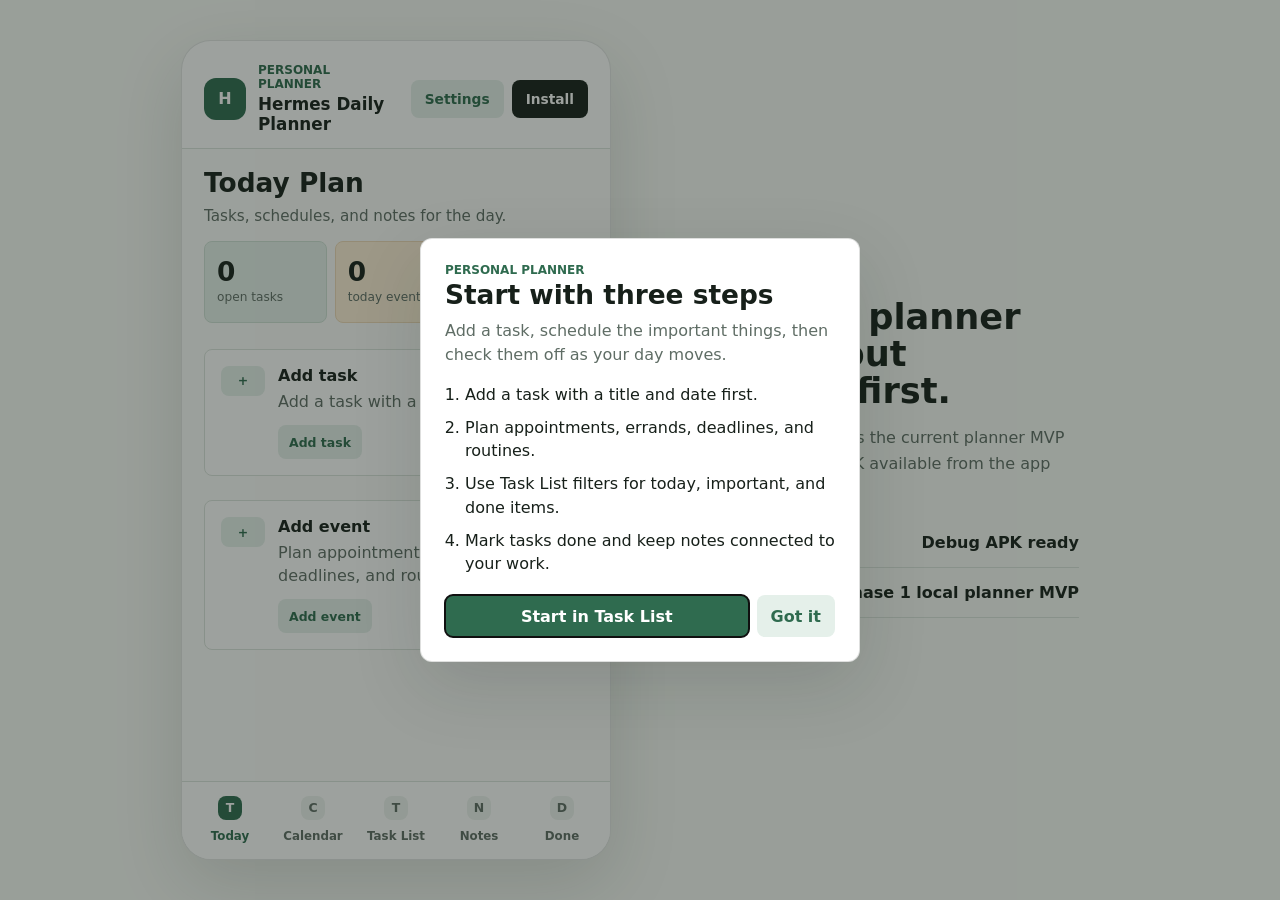
<file: web-preview/index.html>
<!doctype html>
<html lang="en">
  <head>
    <meta charset="utf-8">
    <meta name="viewport" content="width=device-width, initial-scale=1">
    <title>Hermes Daily Planner Preview</title>
    <link rel="icon" href="data:image/svg+xml,%3Csvg xmlns='http://www.w3.org/2000/svg' viewBox='0 0 64 64'%3E%3Crect width='64' height='64' rx='14' fill='%232f6b4f'/%3E%3Ctext x='32' y='42' text-anchor='middle' font-family='Arial' font-size='30' font-weight='700' fill='white'%3EH%3C/text%3E%3C/svg%3E">
    <link rel="stylesheet" href="styles.css">
  </head>
  <body>
    <main class="preview-layout">
      <section class="phone-shell" aria-label="Hermes Daily Planner app preview" data-i18n-aria="appName">
        <header class="app-header">
          <div class="brand-lockup">
            <div class="brand-mark" aria-hidden="true">H</div>
            <div>
              <p class="eyebrow" data-i18n="localMvp">Personal planner</p>
              <h1 data-i18n="appName">Hermes Daily Planner</h1>
            </div>
          </div>
          <div class="header-actions">
            <button class="settings-link" type="button" data-route="settings" data-settings-open>
              <span data-i18n="settings">Settings</span>
            </button>
            <a
              class="apk-link"
              href="../app/build/outputs/apk/debug/app-debug.apk"
              download
              data-download-apk
              data-i18n="installApp"
            >Install</a>
          </div>
        </header>

        <div class="screen-stack">
          <section class="screen active" id="today" data-panel="today" aria-labelledby="today-title">
            <h2 id="today-title" data-i18n="todayTitle">Today Plan</h2>
            <p class="screen-copy" data-i18n="todayBody">Tasks, schedules, and notes for the day.</p>
            <div class="metric-grid" aria-label="Today summary" data-i18n-aria="todaySummary">
              <article class="metric">
                <span class="metric-value" data-captured-count>0</span>
                <span class="metric-label" data-i18n="capturedSources">open tasks</span>
              </article>
              <article class="metric amber">
                <span class="metric-value" data-review-count>0</span>
                <span class="metric-label" data-i18n="dueReviewCards">today events</span>
              </article>
              <article class="metric blue">
                <span class="metric-value" data-schedule-count>0</span>
                <span class="metric-label" data-i18n="scheduleItems">done tasks</span>
              </article>
            </div>
            <div class="action-list" data-today-list></div>
          </section>

          <section class="screen" id="calendar" data-panel="calendar" aria-labelledby="calendar-title" hidden>
            <h2 id="calendar-title" data-i18n="calendarTitle">Calendar</h2>
            <p class="screen-copy" data-i18n="calendarBody">Plan appointments, errands, deadlines, and routines.</p>
            <div class="calendar-toolbar">
              <button type="button" data-calendar-prev data-i18n-aria="previousMonth" aria-label="Previous month">&lt;</button>
              <strong data-calendar-month></strong>
              <button type="button" data-calendar-next data-i18n-aria="nextMonth" aria-label="Next month">&gt;</button>
            </div>
            <div class="calendar-weekdays" data-calendar-weekdays></div>
            <div class="calendar-grid" data-calendar-grid></div>
            <button class="primary-action" type="button" data-add-schedule-open data-i18n="addSchedule">Add schedule</button>
            <form class="source-form" data-schedule-form hidden>
              <h3 data-i18n="addSchedule">Add schedule</h3>
              <label>
                <span data-i18n="sourceTitle">Title</span>
                <input type="text" data-schedule-title required>
              </label>
              <label>
                <span data-i18n="scheduleDate">Date</span>
                <input type="date" data-schedule-date required>
              </label>
              <label>
                <span data-i18n="scheduleTime">Time</span>
                <input type="time" data-schedule-time>
              </label>
              <label>
                <span data-i18n="scheduleReminder">Reminder</span>
                <select data-schedule-reminder>
                  <option value="none" data-i18n="reminderNone">No reminder</option>
                  <option value="0" data-i18n="reminderAtTime">At event time</option>
                  <option value="10" data-i18n="reminder10">10 minutes before</option>
                  <option value="30" data-i18n="reminder30">30 minutes before</option>
                  <option value="60" data-i18n="reminder60">1 hour before</option>
                  <option value="1440" data-i18n="reminderDay">1 day before</option>
                </select>
              </label>
              <p class="form-hint" data-i18n="browserReminderHint">Browser reminders work while this preview tab is open. Android reminders continue after the app is closed.</p>
              <label>
                <span data-i18n="scheduleKind">Schedule type</span>
                <select data-schedule-kind>
                  <option value="personal" data-i18n="personalSchedule">Personal</option>
                  <option value="study" data-i18n="studySession">Work</option>
                  <option value="exam" data-i18n="examSchedule">Appointment</option>
                  <option value="assignment" data-i18n="assignmentSchedule">Errand</option>
                  <option value="deadline" data-i18n="deadlines">deadlines</option>
                  <option value="routine" data-i18n="routineSchedule">Routine</option>
                  <option value="meeting" data-i18n="meetingSchedule">Meeting</option>
                  <option value="other" data-i18n="otherSchedule">Other</option>
                </select>
              </label>
              <label>
                <span data-i18n="sourceNote">Note</span>
                <textarea rows="3" data-schedule-note></textarea>
              </label>
              <div class="source-actions">
                <button type="submit" data-i18n="saveSchedule">Save schedule</button>
                <button type="button" data-schedule-cancel data-i18n="cancelSource">Cancel</button>
              </div>
            </form>
            <p class="source-feedback" data-schedule-feedback aria-live="polite"></p>
            <h3 class="section-title" data-i18n="selectedDateSchedule">Selected date</h3>
            <div class="action-list" data-schedule-list></div>
          </section>

          <section class="screen" id="vault" data-panel="vault" aria-labelledby="vault-title" hidden>
            <h2 id="vault-title" data-i18n="vaultTitle">Task List</h2>
            <p class="screen-copy" data-i18n="vaultBody">Add tasks, filter priorities, and keep attachments together.</p>
            <button class="primary-action" type="button" data-add-source-open data-i18n="addSharedSource">Add task</button>
            <form class="source-form" data-source-form hidden>
              <h3 data-i18n="addSourceTitle">Add task details</h3>
              <p class="form-hint" data-i18n="taskFormHint">Only the title is required. Add more details when useful.</p>
              <label>
                <span data-i18n="sourceTitle">Title</span>
                <input type="text" data-source-title data-i18n-placeholder="sourceTitlePlaceholder" placeholder="What needs to be done?" required>
              </label>
              <label>
                <span data-i18n="scheduleDate">Date</span>
                <input type="date" data-source-due-date>
              </label>
              <label>
                <span data-i18n="sourceNote">Details</span>
                <textarea rows="3" data-source-note data-i18n-placeholder="sourceNotePlaceholder" placeholder="Add context, errands, or next steps."></textarea>
              </label>
              <details class="optional-panel">
                <summary data-i18n="optionalDetails">More options</summary>
                <label>
                  <span data-i18n="sourceTags">Category</span>
                  <select data-source-tags>
                    <option value="personal" data-i18n="personalSchedule">Personal</option>
                    <option value="work" data-i18n="studySession">Work</option>
                    <option value="errand" data-i18n="assignmentSchedule">Errand</option>
                    <option value="meeting" data-i18n="meetingSchedule">Meeting</option>
                    <option value="routine" data-i18n="routineSchedule">Routine</option>
                    <option value="other" data-i18n="otherSchedule">Other</option>
                  </select>
                </label>
                <label>
                  <span data-i18n="taskPriority">Priority</span>
                  <select data-source-priority>
                    <option value="normal" data-i18n="priorityNormal">Normal</option>
                    <option value="high" data-i18n="priorityHigh">High</option>
                    <option value="low" data-i18n="priorityLow">Low</option>
                  </select>
                </label>
                <label>
                  <span data-i18n="taskRepeat">Repeat</span>
                  <select data-source-repeat>
                    <option value="none" data-i18n="repeatNone">None</option>
                    <option value="daily" data-i18n="repeatDaily">Daily</option>
                    <option value="weekly" data-i18n="repeatWeekly">Weekly</option>
                    <option value="monthly" data-i18n="repeatMonthly">Monthly</option>
                  </select>
                </label>
                <label>
                  <span data-i18n="sourceType">Attachment</span>
                  <select data-source-type>
                    <option value="TASK" data-i18n="sourceKindText">No attachment</option>
                    <option value="LINK" data-i18n="sourceKindLink">Link</option>
                    <option value="PDF" data-i18n="sourceKindPdf">File</option>
                    <option value="IMG" data-i18n="sourceKindImage">Image</option>
                  </select>
                </label>
                <label data-source-field="LINK" hidden>
                  <span data-i18n="sourceUrl">URL</span>
                  <input type="url" data-source-url>
                </label>
                <label data-source-field="PDF" hidden>
                  <span data-i18n="sourceFileName">Upload file</span>
                  <input type="file" data-source-file>
                </label>
                <div class="image-preview" data-source-file-preview hidden></div>
                <label data-source-field="PDF" hidden>
                  <span data-i18n="sourcePage">File note</span>
                  <input type="text" data-source-page>
                </label>
                <label data-source-field="IMG" hidden>
                  <span data-i18n="sourceImageFile">Image file</span>
                  <input type="file" accept="image/*" data-source-image-file>
                </label>
                <div class="image-preview" data-source-image-preview hidden></div>
                <label data-source-field="IMG" hidden>
                  <span data-i18n="sourceImageDescription">Image note</span>
                  <textarea rows="3" data-source-image></textarea>
                </label>
              </details>
              <div class="source-actions">
                <button type="submit" data-i18n="saveSource">Save task</button>
                <button type="button" data-source-cancel data-i18n="cancelSource">Cancel</button>
              </div>
            </form>
            <p class="source-feedback" data-source-feedback aria-live="polite"></p>
            <div class="filter-row" role="group" aria-label="Task filters" data-i18n-aria="taskFilters">
              <button class="active" type="button" data-vault-filter="all" data-i18n="filterAll">All</button>
              <button type="button" data-vault-filter="open" data-i18n="filterOpen">Open</button>
              <button type="button" data-vault-filter="today" data-i18n="filterToday">Today</button>
              <button type="button" data-vault-filter="important" data-i18n="filterImportant">Important</button>
              <button type="button" data-vault-filter="done" data-i18n="filterDone">Done</button>
            </div>
            <label class="search-box">
              <span data-i18n="search">Search</span>
              <input type="search" value="" aria-label="Search lists" data-i18n-aria="searchVault" data-vault-search>
            </label>
            <div class="action-list" data-vault-results></div>
          </section>

          <section class="screen" id="write" data-panel="write" aria-labelledby="write-title" hidden>
            <h2 id="write-title" data-i18n="writeTitle">Notes</h2>
            <p class="screen-copy" data-i18n="writeBody">Keep quick notes connected to tasks and schedules.</p>
            <form class="note-form" data-note-form>
              <label>
                <span data-i18n="noteTitle">Note title</span>
                <input type="text" data-note-title required>
              </label>
              <label>
                <span data-i18n="evidenceSource">Related task</span>
                <select data-note-source></select>
              </label>
              <label>
                <span data-i18n="noteBody">Note body</span>
                <textarea rows="6" data-note-body required></textarea>
              </label>
              <div class="source-actions">
                <button type="submit" data-i18n="saveNote">Save note</button>
                <button type="button" data-export-markdown data-i18n="exportMarkdown">Export Markdown</button>
              </div>
            </form>
            <p class="source-feedback" data-note-feedback aria-live="polite"></p>
            <h3 class="section-title" data-i18n="savedNotes">Saved notes</h3>
            <div class="action-list" data-note-list></div>
          </section>

          <section class="screen" id="review" data-panel="review" aria-labelledby="review-title" hidden>
            <h2 id="review-title" data-i18n="reviewTitle">Done</h2>
            <p class="screen-copy" data-i18n="reviewBody">Completed tasks appear here so you can reopen or reference them.</p>
            <div class="action-list" data-completed-list></div>
            <p class="source-feedback" data-review-feedback aria-live="polite"></p>
          </section>

          <section class="screen" id="settings" data-panel="settings" aria-labelledby="settings-title" hidden>
            <h2 id="settings-title" data-i18n="settings">Settings</h2>
            <p class="screen-copy" data-i18n="settingsBody">Choose the app language used across the planner.</p>
            <label class="language-select">
              <span data-i18n="language">Language</span>
              <select data-language-select aria-label="Language" data-i18n-aria="language">
                <option value="system" data-i18n="systemDefault">System Default</option>
                <option value="en">English</option>
                <option value="ko">한국어</option>
                <option value="ja">日本語</option>
                <option value="zh-CN">简体中文</option>
                <option value="zh-TW">繁體中文</option>
                <option value="fr">Français</option>
                <option value="es">Español</option>
                <option value="de">Deutsch</option>
                <option value="it">Italiano</option>
                <option value="pt">Português</option>
                <option value="ru">Русский</option>
                <option value="ar">العربية</option>
                <option value="hi">हिन्दी</option>
                <option value="id">Bahasa Indonesia</option>
                <option value="vi">Tiếng Việt</option>
                <option value="th">ไทย</option>
                <option value="tr">Türkçe</option>
              </select>
            </label>
            <button class="secondary-action" type="button" data-show-guide data-i18n="showGuide">Show guide</button>
            <button class="secondary-action" type="button" data-reset-data data-i18n="resetPreviewData">Reset preview data</button>
            <p class="source-feedback" data-settings-feedback aria-live="polite"></p>
          </section>
        </div>

        <nav class="bottom-nav" aria-label="Main destinations" data-i18n-aria="mainDestinations">
          <button class="nav-item active" type="button" data-route="today" aria-current="page">
            <span aria-hidden="true" data-i18n-initial="today">T</span>
            <span data-i18n="today">Today</span>
          </button>
          <button class="nav-item" type="button" data-route="calendar">
            <span aria-hidden="true" data-i18n-initial="calendar">C</span>
            <span data-i18n="calendar">Calendar</span>
          </button>
          <button class="nav-item" type="button" data-route="vault">
            <span aria-hidden="true" data-i18n-initial="vault">V</span>
            <span data-i18n="vault">Task List</span>
          </button>
          <button class="nav-item" type="button" data-route="write">
            <span aria-hidden="true" data-i18n-initial="write">W</span>
            <span data-i18n="write">Notes</span>
          </button>
          <button class="nav-item" type="button" data-route="review">
            <span aria-hidden="true" data-i18n-initial="review">R</span>
            <span data-i18n="review">Done</span>
          </button>
        </nav>
      </section>

      <aside class="preview-notes" aria-label="Preview notes" data-i18n-aria="browserReview">
        <p class="eyebrow" data-i18n="browserReview">Browser review</p>
        <h2 data-i18n="previewTitle">Check the MVP flow without installing first.</h2>
        <p data-i18n="previewBody">
          This local preview mirrors the current Android MVP destinations and keeps the debug APK
          available from the app header.
        </p>
        <div class="note-row">
          <span data-i18n="build">Build</span>
          <strong data-i18n="debugReady">Debug APK ready</strong>
        </div>
        <div class="note-row">
          <span data-i18n="scope">Scope</span>
          <strong data-i18n="phaseOne">Phase 1 local MVP</strong>
        </div>
      </aside>
    </main>
    <section class="onboarding-overlay" data-onboarding hidden>
      <div class="onboarding-dialog" role="dialog" aria-modal="true" aria-labelledby="onboarding-title">
        <p class="eyebrow" data-i18n="localMvp">Personal planner</p>
        <h2 id="onboarding-title" data-i18n="onboardingTitle">Start with three steps</h2>
        <p data-i18n="onboardingBody">Add a task, schedule the important things, then check them off as your day moves.</p>
        <ol class="onboarding-steps">
          <li data-i18n="onboardingCapture">Add a task with a title and date first.</li>
          <li data-i18n="calendarBody">Plan appointments, errands, deadlines, and routines.</li>
          <li data-i18n="onboardingVault">Use Task List filters for today, important, and done items.</li>
          <li data-i18n="onboardingWriteReview">Mark tasks done and keep notes connected to your work.</li>
        </ol>
        <div class="onboarding-actions">
          <button type="button" data-onboarding-start data-i18n="onboardingStart">Start in Task List</button>
          <button type="button" data-onboarding-dismiss data-i18n="onboardingDismiss">Got it</button>
        </div>
      </div>
    </section>
    <script type="module" src="script.js"></script>
  </body>
</html>
</file>
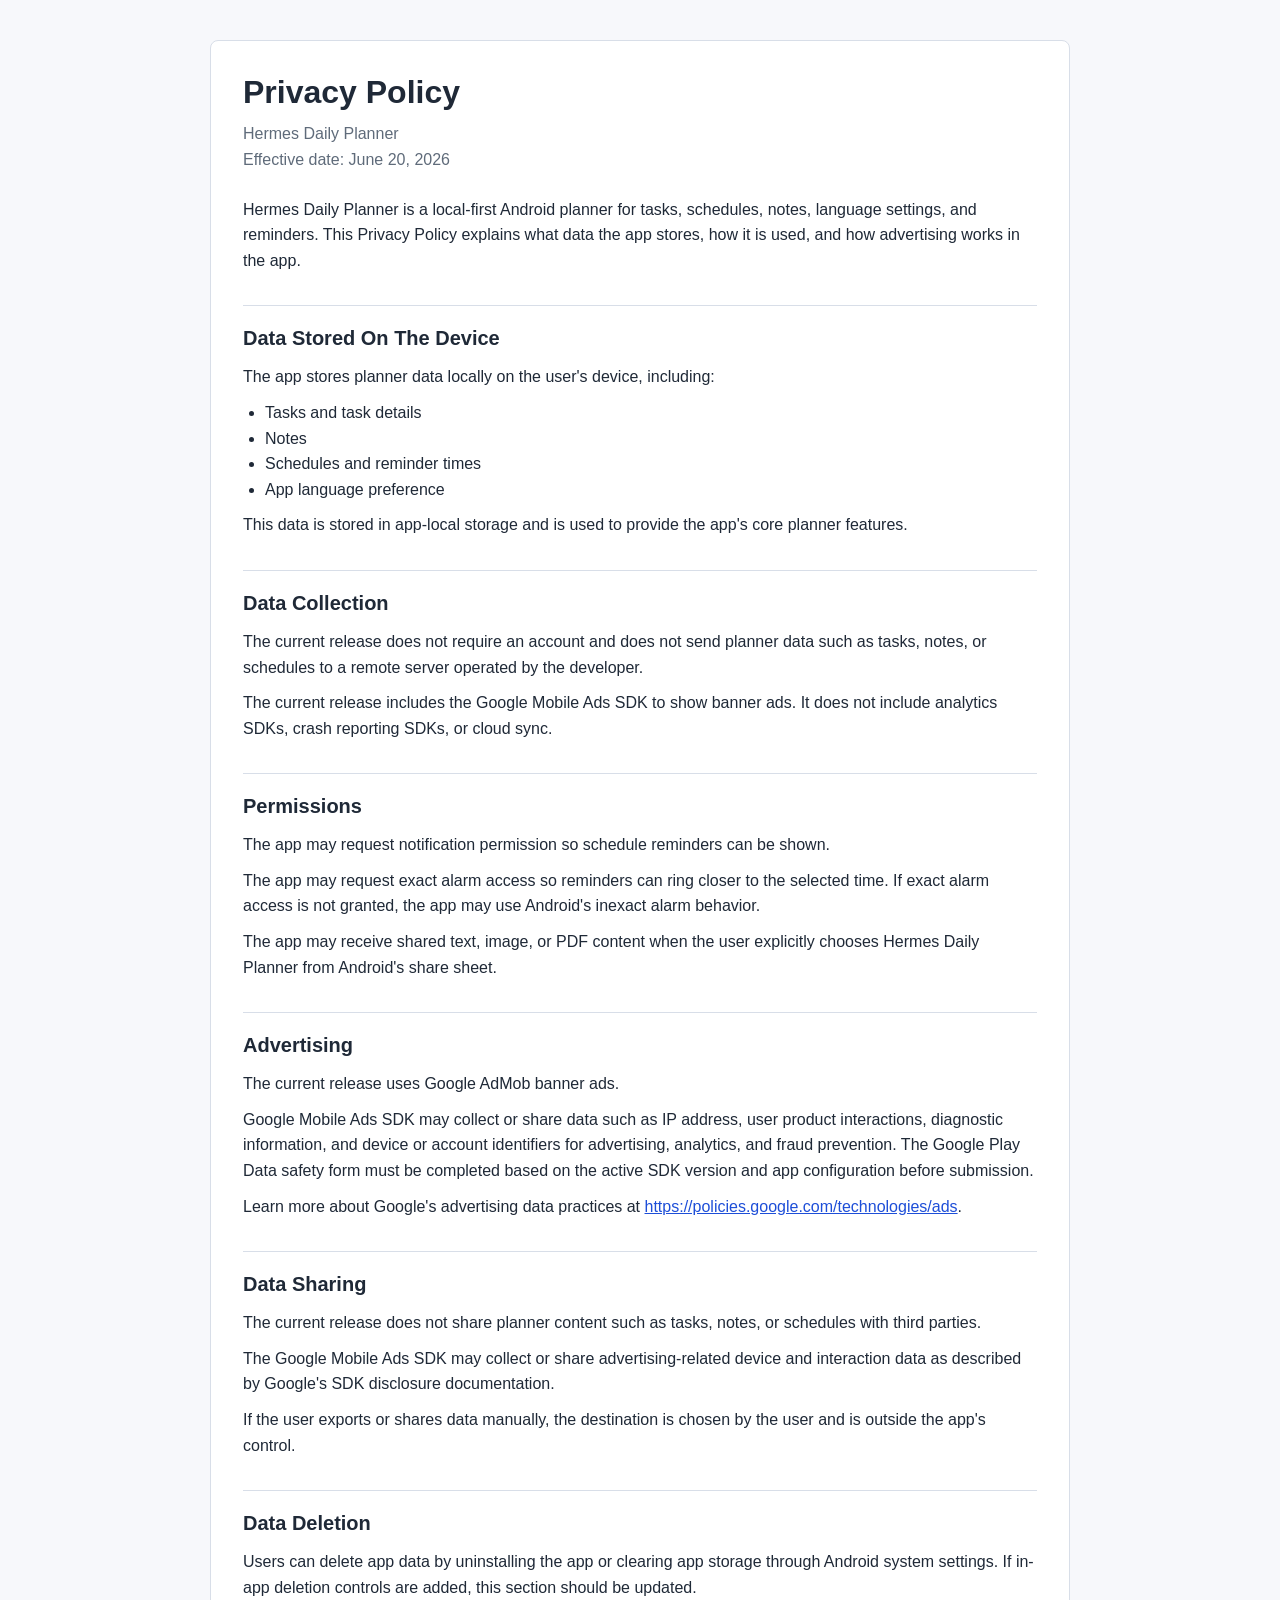
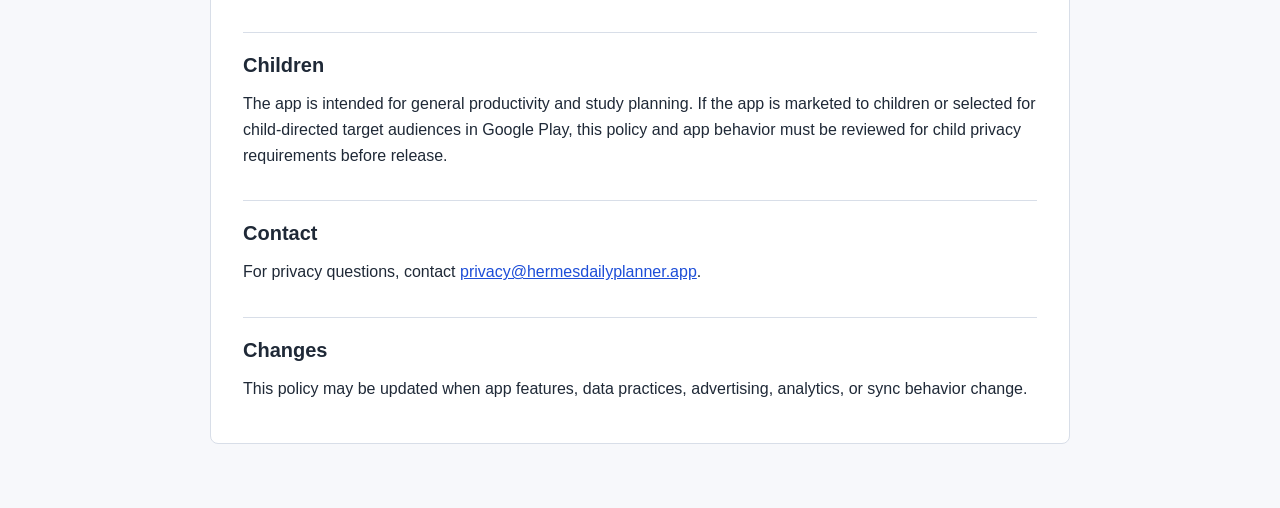
<file: docs/release/privacy-policy.html>
<!doctype html>
<html lang="en">
<head>
  <meta charset="utf-8">
  <meta name="viewport" content="width=device-width, initial-scale=1">
  <title>Hermes Daily Planner Privacy Policy</title>
  <style>
    :root {
      color-scheme: light;
      --bg: #f7f8fb;
      --text: #1f2937;
      --muted: #5f6b7a;
      --card: #ffffff;
      --line: #d8dee8;
      --accent: #1d4ed8;
    }

    body {
      margin: 0;
      background: var(--bg);
      color: var(--text);
      font-family: Arial, Helvetica, sans-serif;
      line-height: 1.6;
    }

    main {
      max-width: 860px;
      margin: 0 auto;
      padding: 40px 20px 64px;
    }

    article {
      background: var(--card);
      border: 1px solid var(--line);
      border-radius: 8px;
      padding: 32px;
    }

    h1 {
      margin: 0 0 8px;
      font-size: 32px;
      line-height: 1.2;
    }

    h2 {
      margin: 32px 0 10px;
      padding-top: 16px;
      border-top: 1px solid var(--line);
      font-size: 20px;
    }

    p {
      margin: 10px 0;
    }

    ul {
      margin: 10px 0 0;
      padding-left: 22px;
    }

    .meta {
      color: var(--muted);
      margin-bottom: 24px;
    }

    .notice {
      border-left: 4px solid var(--accent);
      background: #eff6ff;
      padding: 12px 14px;
      margin: 20px 0;
    }

    a {
      color: var(--accent);
    }

    @media (max-width: 640px) {
      main {
        padding: 18px 12px 40px;
      }

      article {
        padding: 22px;
      }

      h1 {
        font-size: 26px;
      }
    }
  </style>
</head>
<body>
  <main>
    <article>
      <h1>Privacy Policy</h1>
      <p class="meta">Hermes Daily Planner<br>Effective date: June 20, 2026</p>

      <p>
        Hermes Daily Planner is a local-first Android planner for tasks, schedules,
        notes, language settings, and reminders. This Privacy Policy explains what
        data the app stores, how it is used, and how advertising works in the app.
      </p>

      <!-- Before publishing, replace the contact email with your real developer support email. -->

      <h2>Data Stored On The Device</h2>
      <p>The app stores planner data locally on the user's device, including:</p>
      <ul>
        <li>Tasks and task details</li>
        <li>Notes</li>
        <li>Schedules and reminder times</li>
        <li>App language preference</li>
      </ul>
      <p>
        This data is stored in app-local storage and is used to provide the app's
        core planner features.
      </p>

      <h2>Data Collection</h2>
      <p>
        The current release does not require an account and does not send planner
        data such as tasks, notes, or schedules to a remote server operated by the
        developer.
      </p>
      <p>
        The current release includes the Google Mobile Ads SDK to show banner ads.
        It does not include analytics SDKs, crash reporting SDKs, or cloud sync.
      </p>

      <h2>Permissions</h2>
      <p>
        The app may request notification permission so schedule reminders can be
        shown.
      </p>
      <p>
        The app may request exact alarm access so reminders can ring closer to the
        selected time. If exact alarm access is not granted, the app may use
        Android's inexact alarm behavior.
      </p>
      <p>
        The app may receive shared text, image, or PDF content when the user
        explicitly chooses Hermes Daily Planner from Android's share sheet.
      </p>

      <h2>Advertising</h2>
      <p>The current release uses Google AdMob banner ads.</p>
      <p>
        Google Mobile Ads SDK may collect or share data such as IP address, user
        product interactions, diagnostic information, and device or account
        identifiers for advertising, analytics, and fraud prevention. The Google
        Play Data safety form must be completed based on the active SDK version
        and app configuration before submission.
      </p>
      <p>
        Learn more about Google's advertising data practices at
        <a href="https://policies.google.com/technologies/ads">https://policies.google.com/technologies/ads</a>.
      </p>

      <h2>Data Sharing</h2>
      <p>
        The current release does not share planner content such as tasks, notes,
        or schedules with third parties.
      </p>
      <p>
        The Google Mobile Ads SDK may collect or share advertising-related device
        and interaction data as described by Google's SDK disclosure documentation.
      </p>
      <p>
        If the user exports or shares data manually, the destination is chosen by
        the user and is outside the app's control.
      </p>

      <h2>Data Deletion</h2>
      <p>
        Users can delete app data by uninstalling the app or clearing app storage
        through Android system settings. If in-app deletion controls are added,
        this section should be updated.
      </p>

      <h2>Children</h2>
      <p>
        The app is intended for general productivity and study planning. If the
        app is marketed to children or selected for child-directed target audiences
        in Google Play, this policy and app behavior must be reviewed for child
        privacy requirements before release.
      </p>

      <h2>Contact</h2>
      <p>
        For privacy questions, contact
        <a href="mailto:privacy@hermesdailyplanner.app">privacy@hermesdailyplanner.app</a>.
      </p>

      <h2>Changes</h2>
      <p>
        This policy may be updated when app features, data practices, advertising,
        analytics, or sync behavior change.
      </p>
    </article>
  </main>
</body>
</html>
</file>
<file: web-preview/styles.css>
:root {
  --ink: #17201a;
  --muted: #5f6d65;
  --paper: #f8faf6;
  --surface: #ffffff;
  --line: #dbe3dc;
  --green: #2f6b4f;
  --green-soft: #e5f0ea;
  --amber: #d0913d;
  --amber-soft: #fff0d8;
  --blue: #356b8f;
  --blue-soft: #e4f0f7;
  --shadow: 0 24px 70px rgba(23, 32, 26, 0.14);
}

* {
  box-sizing: border-box;
}

[hidden] {
  display: none !important;
}

html,
body {
  min-height: 100%;
}

body {
  margin: 0;
  background: var(--paper);
  color: var(--ink);
  font-family: Inter, ui-sans-serif, system-ui, -apple-system, BlinkMacSystemFont, "Segoe UI", sans-serif;
  letter-spacing: 0;
}

body.modal-open {
  overflow: hidden;
}

button,
input,
select,
textarea {
  font: inherit;
  letter-spacing: 0;
}

.preview-layout {
  min-height: 100vh;
  display: grid;
  grid-template-columns: minmax(340px, 430px) minmax(280px, 440px);
  gap: 48px;
  align-items: center;
  justify-content: center;
  padding: 40px;
}

.phone-shell {
  min-height: 760px;
  height: min(820px, calc(100vh - 80px));
  display: grid;
  grid-template-rows: auto 1fr auto;
  overflow: hidden;
  border: 1px solid rgba(23, 32, 26, 0.12);
  border-radius: 30px;
  background: var(--surface);
  box-shadow: var(--shadow);
}

.app-header {
  display: flex;
  justify-content: space-between;
  gap: 16px;
  align-items: center;
  padding: 22px 22px 14px;
  border-bottom: 1px solid var(--line);
}

.header-actions {
  display: flex;
  gap: 8px;
  align-items: center;
  flex: 0 0 auto;
}

.brand-lockup {
  display: flex;
  gap: 12px;
  align-items: center;
  min-width: 0;
}

.brand-mark {
  width: 42px;
  height: 42px;
  display: grid;
  place-items: center;
  flex: 0 0 auto;
  border-radius: 12px;
  background: var(--green);
  color: #ffffff;
  font-weight: 800;
}

.eyebrow {
  margin: 0 0 3px;
  color: var(--green);
  font-size: 0.75rem;
  font-weight: 800;
  text-transform: uppercase;
}

h1,
h2,
h3,
p {
  margin-top: 0;
}

h1 {
  margin-bottom: 0;
  font-size: 1.05rem;
  line-height: 1.2;
}

.apk-link,
.settings-link,
.primary-action,
.secondary-action,
.grade-row button {
  border: 0;
  border-radius: 8px;
  cursor: pointer;
  text-decoration: none;
}

.apk-link,
.settings-link {
  display: inline-flex;
  align-items: center;
  justify-content: center;
  min-width: 54px;
  height: 38px;
  padding: 0 14px;
  font-size: 0.86rem;
  font-weight: 800;
}

.settings-link {
  background: var(--green-soft);
  color: var(--green);
}

.apk-link {
  background: var(--ink);
  color: #ffffff;
}

.screen-stack {
  position: relative;
  overflow: auto;
  background: #fbfcfa;
}

.screen {
  min-height: 100%;
  padding: 20px 22px 24px;
}

.screen-kicker {
  display: none;
  margin-bottom: 0;
  color: var(--muted);
  font-weight: 800;
}

.screen h2 {
  margin-bottom: 7px;
  font-size: 1.65rem;
  line-height: 1.08;
}

.screen-copy {
  max-width: none;
  margin-bottom: 14px;
  color: var(--muted);
  font-size: 0.95rem;
  line-height: 1.45;
  overflow: hidden;
  text-overflow: ellipsis;
  white-space: nowrap;
}

.metric-grid {
  display: grid;
  grid-template-columns: repeat(3, minmax(0, 1fr));
  gap: 8px;
  margin-bottom: 14px;
}

.metric {
  min-height: 82px;
  display: grid;
  align-content: center;
  padding: 12px;
  border: 1px solid #cfe0d5;
  border-radius: 8px;
  background: var(--green-soft);
}

.metric.amber {
  border-color: #efd9b8;
  background: var(--amber-soft);
}

.metric.blue {
  border-color: #c7d9e5;
  background: var(--blue-soft);
}

.metric-value {
  font-size: 1.65rem;
  line-height: 1;
  font-weight: 850;
}

.metric-label {
  margin-top: 5px;
  color: var(--muted);
  font-size: 0.76rem;
  line-height: 1.2;
}

.list-item,
.note-draft,
.review-card {
  display: flex;
  gap: 13px;
  align-items: flex-start;
  margin-top: 12px;
  padding: 16px;
  border: 1px solid var(--line);
  border-radius: 8px;
  background: var(--surface);
}

.action-list {
  display: grid;
  gap: 12px;
}

.list-item.compact {
  align-items: center;
}

.card-actions {
  display: flex;
  flex-wrap: wrap;
  gap: 8px;
  margin-top: 12px;
}

.card-actions button,
.card-actions a {
  min-height: 34px;
  display: inline-flex;
  align-items: center;
  justify-content: center;
  border: 0;
  border-radius: 8px;
  padding: 0 11px;
  background: var(--green-soft);
  color: var(--green);
  cursor: pointer;
  font-size: 0.78rem;
  font-weight: 800;
  text-decoration: none;
}

.meta-line {
  display: block;
  margin-top: 7px;
  color: var(--muted);
  font-size: 0.78rem;
}

.list-item h3,
.note-draft h3 {
  margin-bottom: 5px;
  font-size: 1rem;
  line-height: 1.25;
}

.source-card-body {
  flex: 1 1 auto;
  min-width: 0;
}

.list-item p,
.note-draft p,
.review-card p {
  margin-bottom: 0;
  color: var(--muted);
  line-height: 1.4;
}

.source-form,
.note-form {
  display: grid;
  gap: 12px;
  margin: 10px 0 8px;
  padding: 14px;
  border: 1px solid var(--line);
  border-radius: 8px;
  background: var(--surface);
}

.source-form[hidden] {
  display: none;
}

.source-form h3 {
  margin-bottom: 0;
  font-size: 1rem;
}

.form-hint {
  margin-bottom: 0;
  color: var(--muted);
  font-size: 0.84rem;
  line-height: 1.35;
}

.optional-panel {
  display: grid;
  gap: 12px;
  border: 1px solid var(--line);
  border-radius: 8px;
  padding: 0;
  background: #fbfcfa;
}

.optional-panel summary {
  min-height: 42px;
  display: flex;
  align-items: center;
  padding: 0 12px;
  color: var(--green);
  cursor: pointer;
  font-weight: 850;
}

.optional-panel[open] {
  padding: 0 12px 12px;
}

.optional-panel[open] summary {
  margin: 0 -12px;
  border-bottom: 1px solid var(--line);
}

.source-form label,
.note-form label {
  display: grid;
  gap: 7px;
  color: var(--muted);
  font-size: 0.86rem;
  font-weight: 800;
}

.source-form input,
.source-form select,
.source-form textarea,
.note-form input,
.note-form select,
.note-form textarea {
  width: 100%;
  border: 1px solid var(--line);
  border-radius: 8px;
  background: #fbfcfa;
  color: var(--ink);
}

.source-form input,
.source-form select,
.note-form input,
.note-form select {
  height: 44px;
  padding: 0 12px;
}

.source-form input[type="file"] {
  height: auto;
  padding: 10px 12px;
}

.source-form textarea,
.note-form textarea {
  min-height: 82px;
  resize: vertical;
  padding: 11px 12px;
  line-height: 1.4;
}

.source-actions {
  display: grid;
  grid-template-columns: minmax(0, 1fr) auto;
  gap: 8px;
}

.source-actions button {
  min-height: 40px;
  border: 0;
  border-radius: 8px;
  cursor: pointer;
  font-weight: 800;
}

.source-actions button[type="submit"] {
  background: var(--green);
  color: #ffffff;
}

.source-actions button[type="button"] {
  padding: 0 14px;
  background: var(--green-soft);
  color: var(--green);
}

.source-feedback {
  min-height: 20px;
  margin: 6px 0 2px;
  color: var(--green);
  font-size: 0.86rem;
  font-weight: 800;
}

.source-remove {
  width: 30px;
  height: 30px;
  display: grid;
  place-items: center;
  flex: 0 0 auto;
  border: 0;
  border-radius: 8px;
  background: #eef3ef;
  color: var(--muted);
  cursor: pointer;
  font-size: 1.2rem;
  font-weight: 800;
  line-height: 1;
}

.source-remove:hover,
.source-remove:focus-visible {
  background: var(--green-soft);
  color: var(--green);
}

.source-media,
.image-preview {
  overflow: hidden;
  border: 1px solid var(--line);
  border-radius: 8px;
  background: #f4f7f5;
}

.source-media {
  margin-top: 10px;
}

.source-media img,
.image-preview img {
  display: block;
  width: 100%;
  max-height: 180px;
  object-fit: cover;
}

.image-preview {
  display: grid;
  gap: 8px;
  padding: 8px;
  position: relative;
}

.image-preview span {
  color: var(--muted);
  font-size: 0.78rem;
  font-weight: 800;
}

.attachment-remove {
  position: absolute;
  top: 8px;
  right: 8px;
  width: 28px;
  height: 28px;
  display: grid;
  place-items: center;
  border: 0;
  border-radius: 8px;
  background: rgba(23, 32, 26, 0.82);
  color: #ffffff;
  cursor: pointer;
  font-weight: 900;
}

.status-dot {
  width: 12px;
  height: 12px;
  margin-top: 5px;
  flex: 0 0 auto;
  border-radius: 50%;
}

.status-dot.green {
  background: var(--green);
}

.status-dot.amber {
  background: var(--amber);
}

.status-dot.blue {
  background: var(--blue);
}

.file-chip {
  display: inline-flex;
  align-items: center;
  justify-content: center;
  min-width: 44px;
  height: 30px;
  flex: 0 0 auto;
  border-radius: 8px;
  background: var(--amber-soft);
  color: #7b4a09;
  font-size: 0.78rem;
  font-weight: 800;
}

.file-chip.text {
  background: var(--blue-soft);
  color: #1b5478;
}

.file-chip.link {
  background: var(--green-soft);
  color: var(--green);
}

.file-chip.image {
  background: #f0e8f8;
  color: #69428d;
}

.primary-action {
  width: 100%;
  min-height: 46px;
  margin-bottom: 8px;
  background: var(--green);
  color: #ffffff;
  font-weight: 800;
}

.secondary-action {
  width: 100%;
  min-height: 44px;
  margin-top: 18px;
  background: var(--green-soft);
  color: var(--green);
  font-weight: 800;
}

.section-title {
  margin: 20px 0 8px;
  font-size: 1rem;
}

.filter-row {
  display: grid;
  grid-template-columns: repeat(5, minmax(0, 1fr));
  gap: 6px;
  margin: 10px 0 12px;
}

.filter-row button {
  min-width: 0;
  min-height: 36px;
  border: 1px solid var(--line);
  border-radius: 8px;
  background: var(--surface);
  color: var(--ink);
  cursor: pointer;
  font-size: 0.76rem;
  font-weight: 850;
}

.filter-row button.active {
  border-color: var(--green);
  background: var(--green);
  color: #ffffff;
}

.search-box {
  display: grid;
  gap: 7px;
  margin-bottom: 14px;
  color: var(--muted);
  font-size: 0.86rem;
  font-weight: 800;
}

.search-box input,
.language-select select {
  width: 100%;
  height: 48px;
  border: 1px solid var(--line);
  border-radius: 8px;
  padding: 0 14px;
  background: var(--surface);
  color: var(--ink);
}

.language-select {
  display: grid;
  gap: 9px;
  margin-top: 16px;
  color: var(--muted);
  font-weight: 800;
}

.calendar-toolbar {
  display: grid;
  grid-template-columns: 40px minmax(0, 1fr) 40px;
  gap: 8px;
  align-items: center;
  margin-bottom: 8px;
}

.calendar-toolbar strong {
  text-align: center;
}

.calendar-toolbar button {
  height: 40px;
  border: 0;
  border-radius: 8px;
  background: var(--green-soft);
  color: var(--green);
  cursor: pointer;
  font-weight: 900;
}

.calendar-weekdays,
.calendar-grid {
  display: grid;
  grid-template-columns: repeat(7, minmax(0, 1fr));
  gap: 5px;
}

.calendar-weekdays {
  margin-bottom: 6px;
  color: var(--muted);
  font-size: 0.72rem;
  font-weight: 850;
  text-align: center;
}

.calendar-day {
  position: relative;
  min-width: 0;
  aspect-ratio: 1;
  border: 1px solid var(--line);
  border-radius: 8px;
  background: var(--surface);
  color: var(--ink);
  cursor: pointer;
  font-size: 0.82rem;
  font-weight: 800;
}

.calendar-day.outside {
  color: #a5b0aa;
  background: #f5f7f4;
}

.calendar-day.today {
  border-color: var(--green);
}

.calendar-day.selected {
  background: var(--green);
  color: #ffffff;
}

.calendar-day.has-events::after {
  content: "";
  position: absolute;
  left: 50%;
  bottom: 6px;
  width: 5px;
  height: 5px;
  border-radius: 50%;
  background: var(--amber);
  transform: translateX(-50%);
}

.calendar-day.selected.has-events::after {
  background: #ffffff;
}

.calendar-grid {
  margin-bottom: 12px;
}

.note-draft,
.review-card {
  display: block;
}

.review-source {
  display: block;
  margin-top: -5px;
  color: var(--muted);
  font-size: 0.86rem;
}

.note-draft blockquote {
  margin: 14px 0 12px;
  padding-left: 12px;
  border-left: 4px solid var(--green);
  color: var(--ink);
}

.note-draft span {
  color: var(--muted);
  font-size: 0.87rem;
}

.grade-row {
  display: grid;
  grid-template-columns: repeat(4, minmax(0, 1fr));
  gap: 7px;
  margin-top: 16px;
}

.grade-row button {
  min-height: 40px;
  background: var(--green-soft);
  color: var(--green);
  font-size: 0.82rem;
  font-weight: 800;
}

.bottom-nav {
  display: grid;
  grid-template-columns: repeat(5, minmax(0, 1fr));
  gap: 3px;
  padding: 9px 8px 12px;
  border-top: 1px solid var(--line);
  background: var(--surface);
}

.nav-item {
  min-width: 0;
  min-height: 56px;
  display: grid;
  place-items: center;
  gap: 2px;
  border: 0;
  border-radius: 8px;
  background: transparent;
  color: var(--muted);
  cursor: pointer;
  font-size: 0.74rem;
  font-weight: 800;
}

.nav-item span:first-child {
  width: 24px;
  height: 24px;
  display: grid;
  place-items: center;
  border-radius: 8px;
  background: #eef3ef;
  font-size: 0.78rem;
}

.nav-item.active {
  color: var(--green);
}

.nav-item.active span:first-child {
  background: var(--green);
  color: #ffffff;
}

.preview-notes {
  max-width: 420px;
}

.preview-notes h2 {
  margin-bottom: 15px;
  font-size: 2.2rem;
  line-height: 1.05;
}

.preview-notes p:not(.eyebrow) {
  color: var(--muted);
  line-height: 1.6;
}

.note-row {
  display: flex;
  justify-content: space-between;
  gap: 20px;
  padding: 15px 0;
  border-bottom: 1px solid var(--line);
}

.note-row span {
  color: var(--muted);
}

.onboarding-overlay {
  position: fixed;
  inset: 0;
  z-index: 20;
  display: grid;
  place-items: center;
  padding: 24px;
  background: rgba(23, 32, 26, 0.42);
}

.onboarding-dialog {
  width: min(440px, 100%);
  padding: 24px;
  border: 1px solid rgba(23, 32, 26, 0.14);
  border-radius: 12px;
  background: var(--surface);
  box-shadow: var(--shadow);
}

.onboarding-dialog h2 {
  margin-bottom: 10px;
  font-size: 1.65rem;
  line-height: 1.1;
}

.onboarding-dialog p:not(.eyebrow) {
  margin-bottom: 16px;
  color: var(--muted);
  line-height: 1.5;
}

.onboarding-steps {
  display: grid;
  gap: 10px;
  margin: 0 0 20px;
  padding-left: 20px;
  color: var(--ink);
  line-height: 1.45;
}

.onboarding-actions {
  display: grid;
  grid-template-columns: minmax(0, 1fr) auto;
  gap: 8px;
}

.onboarding-actions button {
  min-height: 42px;
  border: 0;
  border-radius: 8px;
  padding: 0 14px;
  cursor: pointer;
  font-weight: 800;
}

.onboarding-actions button:first-child {
  background: var(--green);
  color: #ffffff;
}

.onboarding-actions button:last-child {
  background: var(--green-soft);
  color: var(--green);
}

@media (max-width: 900px) {
  .preview-layout {
    grid-template-columns: minmax(320px, 430px);
    gap: 24px;
    padding: 24px;
  }

  .preview-notes {
    max-width: 430px;
  }
}

@media (max-width: 720px) {
  .preview-layout {
    min-height: 100vh;
    display: block;
    padding: 0;
  }

  .phone-shell {
    width: 100%;
    min-height: 100vh;
    height: 100vh;
    border: 0;
    border-radius: 0;
    box-shadow: none;
  }

  .preview-notes {
    display: none;
  }

  .screen {
    padding: 18px 18px 22px;
  }

  .app-header {
    padding: 18px 18px 12px;
  }

  .onboarding-overlay {
    align-items: end;
    padding: 14px;
  }

  .onboarding-dialog {
    padding: 20px;
  }

  .onboarding-actions {
    grid-template-columns: 1fr;
  }

  .settings-link,
  .apk-link {
    min-width: 44px;
    padding: 0 10px;
  }
}
</file>
